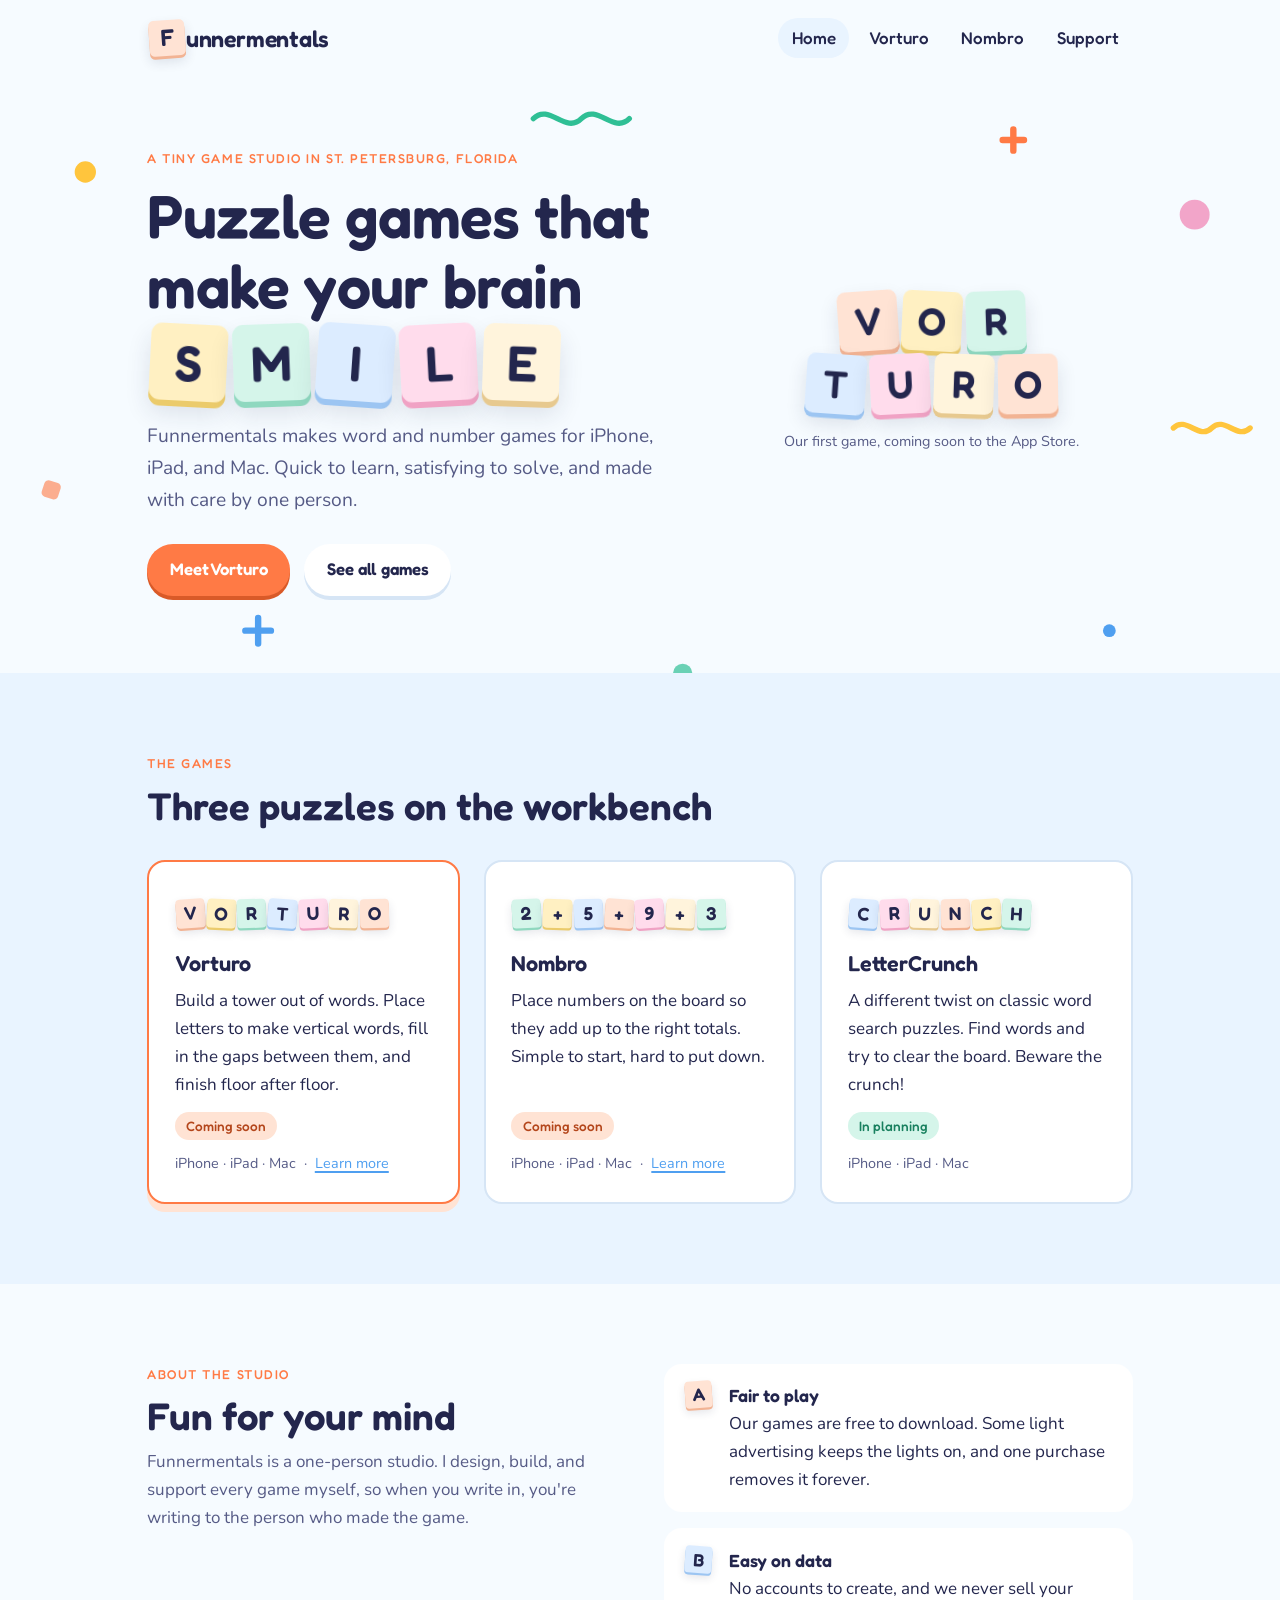
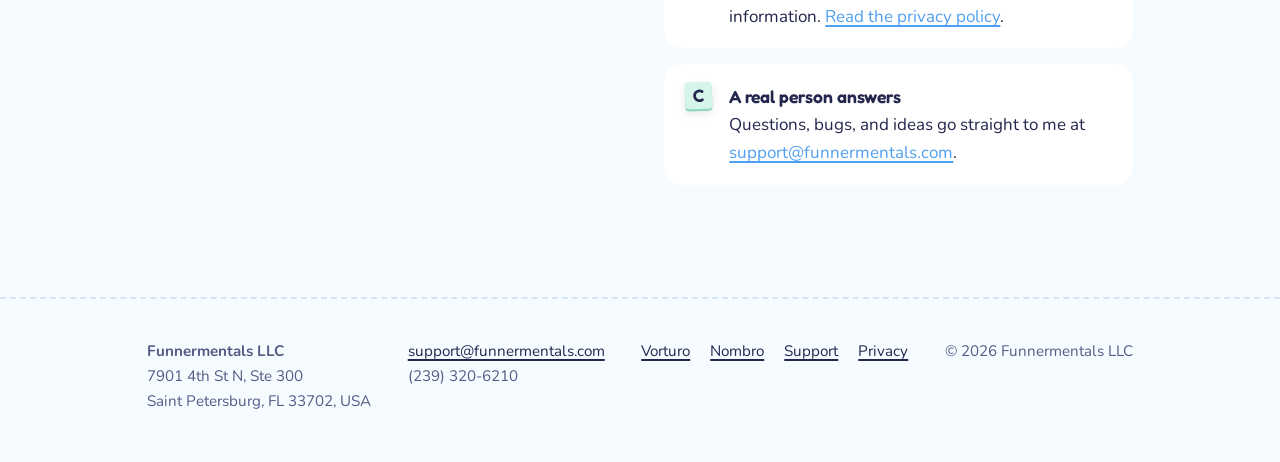
<file: index.html>
<!DOCTYPE html>
<html lang="en">
<head>
<meta charset="utf-8">
<meta name="viewport" content="width=device-width, initial-scale=1, viewport-fit=cover">
<title>Funnermentals</title>
<meta name="description" content="Funnermentals makes friendly word and number puzzle games for iPhone, iPad, and Mac.">
<meta property="og:title" content="Funnermentals">
<meta property="og:description" content="Funnermentals makes friendly word and number puzzle games for iPhone, iPad, and Mac.">
<meta property="og:type" content="website">
<link rel="icon" href="favicon.svg" type="image/svg+xml">
<link rel="preconnect" href="https://fonts.googleapis.com">
<link rel="preconnect" href="https://fonts.gstatic.com" crossorigin>
<link rel="stylesheet" href="https://fonts.googleapis.com/css2?family=Fredoka:wght@500;600&family=Nunito:wght@400;700&display=swap">
<link rel="stylesheet" href="styles.css">
</head>
<body>
<header class="site-header">
  <div class="wrap">
    <a class="logo" href="index.html" aria-label="Funnermentals home"><span class="tile t-orange" style="--r:-4deg;--i:0" aria-hidden="true">F</span><span>unnermentals</span></a>
    <nav class="nav" aria-label="Main"><a href="index.html" aria-current="page">Home</a><a href="vorturo.html">Vorturo</a><a href="nombro.html">Nombro</a><a href="support.html">Support</a></nav>
  </div>
</header>
<main>
<section class="hero">
  <svg class="confetti" viewBox="0 0 1200 600" preserveAspectRatio="xMidYMid slice" aria-hidden="true">
<circle cx="80" cy="90" r="10" fill="#ffc53d"/><circle cx="1120" cy="130" r="14" fill="#ef5f9c" opacity=".55"/>
<circle cx="640" cy="560" r="9" fill="#2fbf95" opacity=".7"/><circle cx="1040" cy="520" r="6" fill="#4f9ff0"/>
<path d="M230 520h24M242 508v24" stroke="#4f9ff0" stroke-width="6" stroke-linecap="round"/>
<path d="M940 60h20M950 50v20" stroke="#ff7a45" stroke-width="6" stroke-linecap="round"/>
<path d="M500 40c15-15 30 15 45 0s30 15 45 0" fill="none" stroke="#2fbf95" stroke-width="5" stroke-linecap="round"/>
<path d="M1100 330c12-12 24 12 36 0s24 12 36 0" fill="none" stroke="#ffc53d" stroke-width="5" stroke-linecap="round"/>
<rect x="40" y="380" width="16" height="16" rx="4" fill="#ff7a45" opacity=".6" transform="rotate(18 48 388)"/>
</svg>
  <div class="wrap">
    <div>
      <p class="eyebrow">A tiny game studio in St. Petersburg, Florida</p>
      <h1 style="margin-top:.75rem">Puzzle games that make your brain <span class="drop" role="img" aria-label="smile"><span class="tile t-sun" style="--r:3deg;--i:1" aria-hidden="true">S</span><span class="tile t-mint" style="--r:-2deg;--i:2" aria-hidden="true">M</span><span class="tile t-sky" style="--r:4deg;--i:3" aria-hidden="true">I</span><span class="tile t-berry" style="--r:-3deg;--i:4" aria-hidden="true">L</span><span class="tile " style="--r:2deg;--i:5" aria-hidden="true">E</span></span></h1>
      <p class="lede">Funnermentals makes word and number games for iPhone, iPad, and Mac. Quick to learn, satisfying to solve, and made with care by one person.</p>
      <div class="actions">
        <a class="btn" href="vorturo.html">Meet Vorturo</a>
        <a class="btn ghost" href="#games">See all games</a>
      </div>
    </div>
    <div>
      <div class="tower drop" role="img" aria-label="A stack of letter tiles spelling Vorturo">
        <div class="row"><span class="tile t-orange" style="--r:-4deg;--i:0" aria-hidden="true">V</span><span class="tile t-sun" style="--r:3deg;--i:1" aria-hidden="true">O</span><span class="tile t-mint" style="--r:-2deg;--i:2" aria-hidden="true">R</span></div>
        <div class="row"><span class="tile t-sky" style="--r:4deg;--i:3" aria-hidden="true">T</span><span class="tile t-berry" style="--r:-3deg;--i:4" aria-hidden="true">U</span><span class="tile " style="--r:2deg;--i:5" aria-hidden="true">R</span><span class="tile t-orange" style="--r:-1deg;--i:6" aria-hidden="true">O</span></div>
      </div>
      <p class="tower-caption">Our first game, coming soon to the App Store.</p>
    </div>
  </div>
</section>

<section class="band alt" id="games">
  <div class="wrap">
    <div class="section-head">
      <p class="eyebrow">The games</p>
      <h2>Three puzzles on the workbench</h2>
    </div>
    <div class="games">
      <article class="game featured">
        <div class="art"><span class="tile t-orange" style="--r:-4deg;--i:0" aria-hidden="true">V</span><span class="tile t-sun" style="--r:3deg;--i:1" aria-hidden="true">O</span><span class="tile t-mint" style="--r:-2deg;--i:2" aria-hidden="true">R</span><span class="tile t-sky" style="--r:4deg;--i:3" aria-hidden="true">T</span><span class="tile t-berry" style="--r:-3deg;--i:4" aria-hidden="true">U</span><span class="tile " style="--r:2deg;--i:5" aria-hidden="true">R</span><span class="tile t-orange" style="--r:-1deg;--i:6" aria-hidden="true">O</span></div>
        <h3>Vorturo</h3>
        <p>Build a tower out of words. Place letters to make vertical words, fill in the gaps between them, and finish floor after floor.</p>
        <p class="status soon">Coming soon</p>
        <p class="platforms">iPhone · iPad · Mac &nbsp;·&nbsp; <a href="vorturo.html">Learn more</a></p>
      </article>
      <article class="game">
        <div class="art"><span class="tile t-mint" style="--r:-3deg" aria-hidden="true">2</span><span class="tile t-sun" style="--r:2deg" aria-hidden="true">+</span><span class="tile t-sky" style="--r:-2deg" aria-hidden="true">5</span><span class="tile t-orange" style="--r:4deg" aria-hidden="true">+</span><span class="tile t-berry" style="--r:-4deg" aria-hidden="true">9</span><span class="tile " style="--r:3deg" aria-hidden="true">+</span><span class="tile t-mint" style="--r:-1deg" aria-hidden="true">3</span></div>
        <h3>Nombro</h3>
        <p>Place numbers on the board so they add up to the right totals. Simple to start, hard to put down.</p>
        <p class="status soon">Coming soon</p>
        <p class="platforms">iPhone · iPad · Mac &nbsp;·&nbsp; <a href="nombro.html">Learn more</a></p>
      </article>
      <article class="game">
        <div class="art"><span class="tile t-sky" style="--r:4deg;--i:3" aria-hidden="true">C</span><span class="tile t-berry" style="--r:-3deg;--i:4" aria-hidden="true">R</span><span class="tile " style="--r:2deg;--i:5" aria-hidden="true">U</span><span class="tile t-orange" style="--r:-1deg;--i:6" aria-hidden="true">N</span><span class="tile t-sun" style="--r:-4deg;--i:7" aria-hidden="true">C</span><span class="tile t-mint" style="--r:3deg;--i:8" aria-hidden="true">H</span></div>
        <h3>LetterCrunch</h3>
        <p>A different twist on classic word search puzzles. Find words and try to clear the board. Beware the crunch!</p>
        <p class="status plan">In planning</p>
        <p class="platforms">iPhone · iPad · Mac</p>
      </article>
    </div>
  </div>
</section>

<section class="band" id="about">
  <div class="wrap split">
    <div class="section-head" style="margin:0">
      <p class="eyebrow">About the studio</p>
      <h2>Fun for your mind</h2>
      <p class="muted">Funnermentals is a one-person studio. I design, build, and support every game myself, so when you write in, you're writing to the person who made the game.</p>
    </div>
    <ul class="promises">
      <li><span class="tile t-orange" style="--r:-4deg;--i:0" aria-hidden="true">A</span><div><strong>Fair to play</strong>Our games are free to download. Some light advertising keeps the lights on, and one purchase removes it forever.</div></li>
      <li><span class="tile t-sky" style="--r:4deg;--i:3" aria-hidden="true">B</span><div><strong>Easy on data</strong>No accounts to create, and we never sell your information. <a href="privacy.html">Read the privacy policy</a>.</div></li>
      <li><span class="tile t-mint" style="--r:-2deg;--i:2" aria-hidden="true">C</span><div><strong>A real person answers</strong>Questions, bugs, and ideas go straight to me at <a href="mailto:support@funnermentals.com">support@funnermentals.com</a>.</div></li>
    </ul>
  </div>
</section>
</main>
<footer class="site-footer">
  <div class="wrap">
    <div>
      <p><strong>Funnermentals LLC</strong></p>
      <address>7901 4th St N, Ste 300<br>Saint Petersburg, FL 33702, USA</address>
    </div>
    <div>
      <p><a href="mailto:support@funnermentals.com">support@funnermentals.com</a></p>
      <p>(239) 320-6210</p>
    </div>
    <nav aria-label="Footer">
      <a href="vorturo.html">Vorturo</a>
      <a href="nombro.html">Nombro</a>
      <a href="support.html">Support</a>
      <a href="privacy.html">Privacy</a>
    </nav>
    <p>&copy; 2026 Funnermentals LLC</p>
  </div>
</footer>
</body>
</html>
</file>
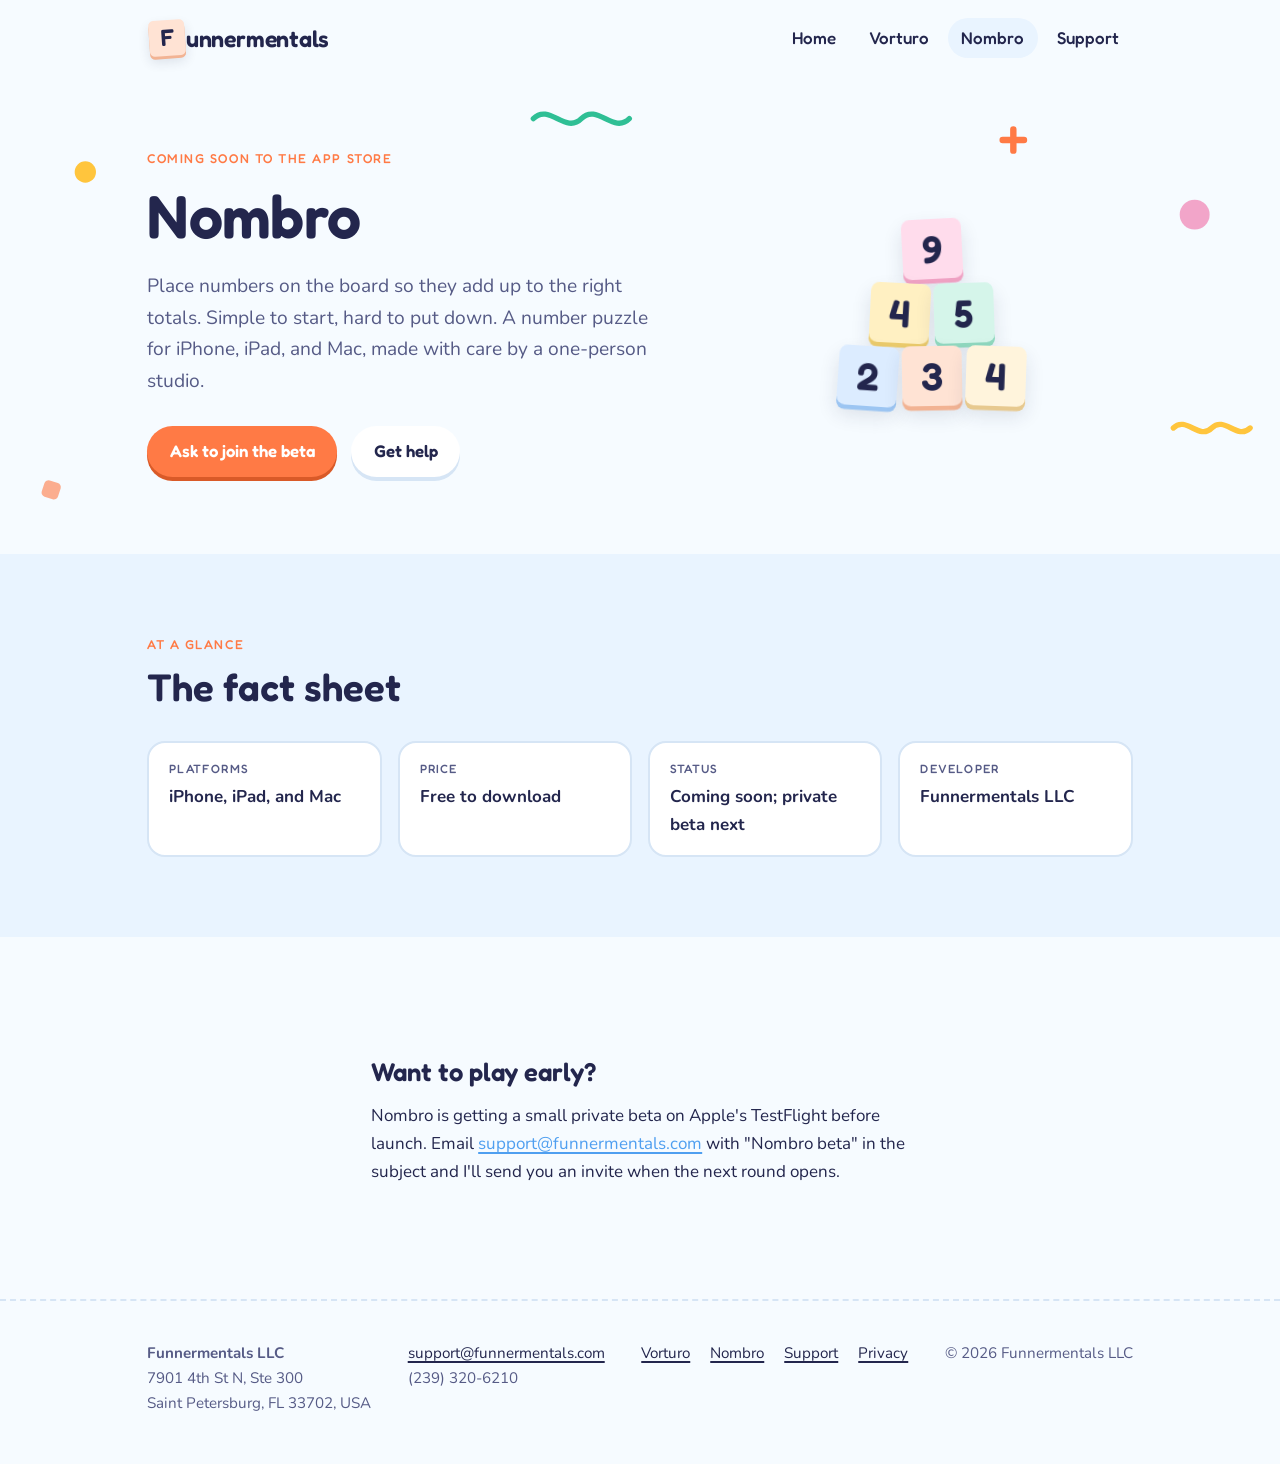
<file: nombro.html>
<!DOCTYPE html>
<html lang="en">
<head>
<meta charset="utf-8">
<meta name="viewport" content="width=device-width, initial-scale=1, viewport-fit=cover">
<title>Nombro by Funnermentals</title>
<meta name="description" content="Nombro is a number puzzle game for iPhone, iPad, and Mac from Funnermentals: drop tiles and clear lines that add up to the targets.">
<meta property="og:title" content="Nombro by Funnermentals">
<meta property="og:description" content="Nombro is a number puzzle game for iPhone, iPad, and Mac from Funnermentals: drop tiles and clear lines that add up to the targets.">
<meta property="og:type" content="website">
<link rel="icon" href="favicon.svg" type="image/svg+xml">
<link rel="preconnect" href="https://fonts.googleapis.com">
<link rel="preconnect" href="https://fonts.gstatic.com" crossorigin>
<link rel="stylesheet" href="https://fonts.googleapis.com/css2?family=Fredoka:wght@500;600&family=Nunito:wght@400;700&display=swap">
<link rel="stylesheet" href="styles.css">
</head>
<body>
<header class="site-header">
  <div class="wrap">
    <a class="logo" href="index.html" aria-label="Funnermentals home"><span class="tile t-orange" style="--r:-4deg;--i:0" aria-hidden="true">F</span><span>unnermentals</span></a>
    <nav class="nav" aria-label="Main"><a href="index.html">Home</a><a href="vorturo.html">Vorturo</a><a href="nombro.html" aria-current="page">Nombro</a><a href="support.html">Support</a></nav>
  </div>
</header>
<main>
<section class="hero">
  <svg class="confetti" viewBox="0 0 1200 600" preserveAspectRatio="xMidYMid slice" aria-hidden="true">
<circle cx="80" cy="90" r="10" fill="#ffc53d"/><circle cx="1120" cy="130" r="14" fill="#ef5f9c" opacity=".55"/>
<circle cx="640" cy="560" r="9" fill="#2fbf95" opacity=".7"/><circle cx="1040" cy="520" r="6" fill="#4f9ff0"/>
<path d="M230 520h24M242 508v24" stroke="#4f9ff0" stroke-width="6" stroke-linecap="round"/>
<path d="M940 60h20M950 50v20" stroke="#ff7a45" stroke-width="6" stroke-linecap="round"/>
<path d="M500 40c15-15 30 15 45 0s30 15 45 0" fill="none" stroke="#2fbf95" stroke-width="5" stroke-linecap="round"/>
<path d="M1100 330c12-12 24 12 36 0s24 12 36 0" fill="none" stroke="#ffc53d" stroke-width="5" stroke-linecap="round"/>
<rect x="40" y="380" width="16" height="16" rx="4" fill="#ff7a45" opacity=".6" transform="rotate(18 48 388)"/>
</svg>
  <div class="wrap">
    <div>
      <p class="eyebrow">Coming soon to the App Store</p>
      <h1 style="margin-top:.75rem">Nombro</h1>
      <p class="lede">Place numbers on the board so they add up to the right totals. Simple to start, hard to put down. A number puzzle for iPhone, iPad, and Mac, made with care by a one-person studio.</p>
      <div class="actions">
        <a class="btn" href="mailto:support@funnermentals.com?subject=Nombro%20beta">Ask to join the beta</a>
        <a class="btn ghost" href="support.html">Get help</a>
      </div>
    </div>
    <div class="tower drop" role="img" aria-label="Rows of number tiles that each add up to nine">
      <div class="row"><span class="tile t-berry" style="--r:-3deg;--i:4" aria-hidden="true">9</span></div>
      <div class="row"><span class="tile t-sun" style="--r:3deg;--i:1" aria-hidden="true">4</span><span class="tile t-mint" style="--r:-2deg;--i:2" aria-hidden="true">5</span></div>
      <div class="row"><span class="tile t-sky" style="--r:4deg;--i:3" aria-hidden="true">2</span><span class="tile t-orange" style="--r:-1deg;--i:5" aria-hidden="true">3</span><span class="tile " style="--r:2deg;--i:6" aria-hidden="true">4</span></div>
    </div>
  </div>
</section>
<section class="band alt">
  <div class="wrap">
    <div class="section-head"><p class="eyebrow">At a glance</p><h2>The fact sheet</h2></div>
    <dl class="facts">
      <div><dt>Platforms</dt><dd>iPhone, iPad, and Mac</dd></div>
      <div><dt>Price</dt><dd>Free to download</dd></div>
      <div><dt>Status</dt><dd>Coming soon; private beta next</dd></div>
      <div><dt>Developer</dt><dd>Funnermentals LLC</dd></div>
    </dl>
  </div>
</section>
<section class="band">
  <div class="wrap prose">
    <h2>Want to play early?</h2>
    <p>Nombro is getting a small private beta on Apple's TestFlight before launch. Email <a href="mailto:support@funnermentals.com?subject=Nombro%20beta">support@funnermentals.com</a> with "Nombro beta" in the subject and I'll send you an invite when the next round opens.</p>
  </div>
</section>
</main>
<footer class="site-footer">
  <div class="wrap">
    <div>
      <p><strong>Funnermentals LLC</strong></p>
      <address>7901 4th St N, Ste 300<br>Saint Petersburg, FL 33702, USA</address>
    </div>
    <div>
      <p><a href="mailto:support@funnermentals.com">support@funnermentals.com</a></p>
      <p>(239) 320-6210</p>
    </div>
    <nav aria-label="Footer">
      <a href="vorturo.html">Vorturo</a>
      <a href="nombro.html">Nombro</a>
      <a href="support.html">Support</a>
      <a href="privacy.html">Privacy</a>
    </nav>
    <p>&copy; 2026 Funnermentals LLC</p>
  </div>
</footer>
</body>
</html>
</file>
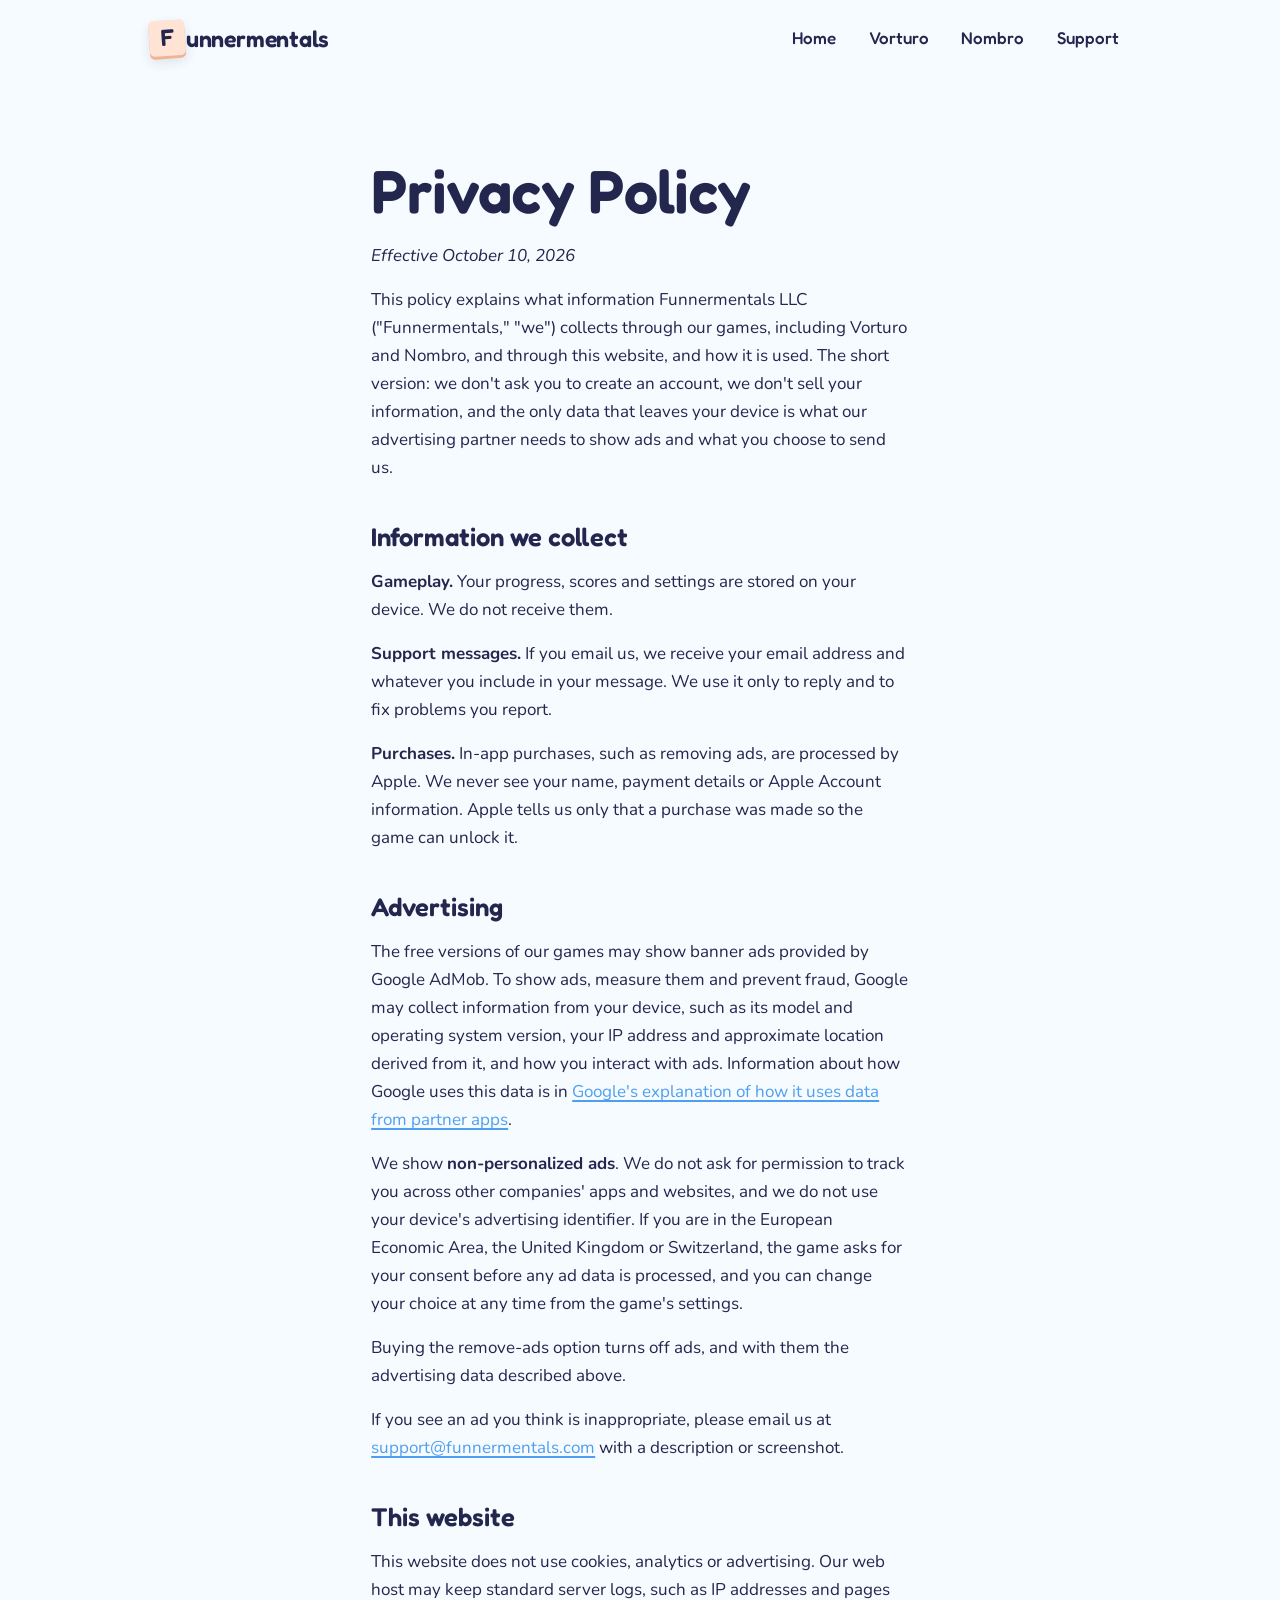
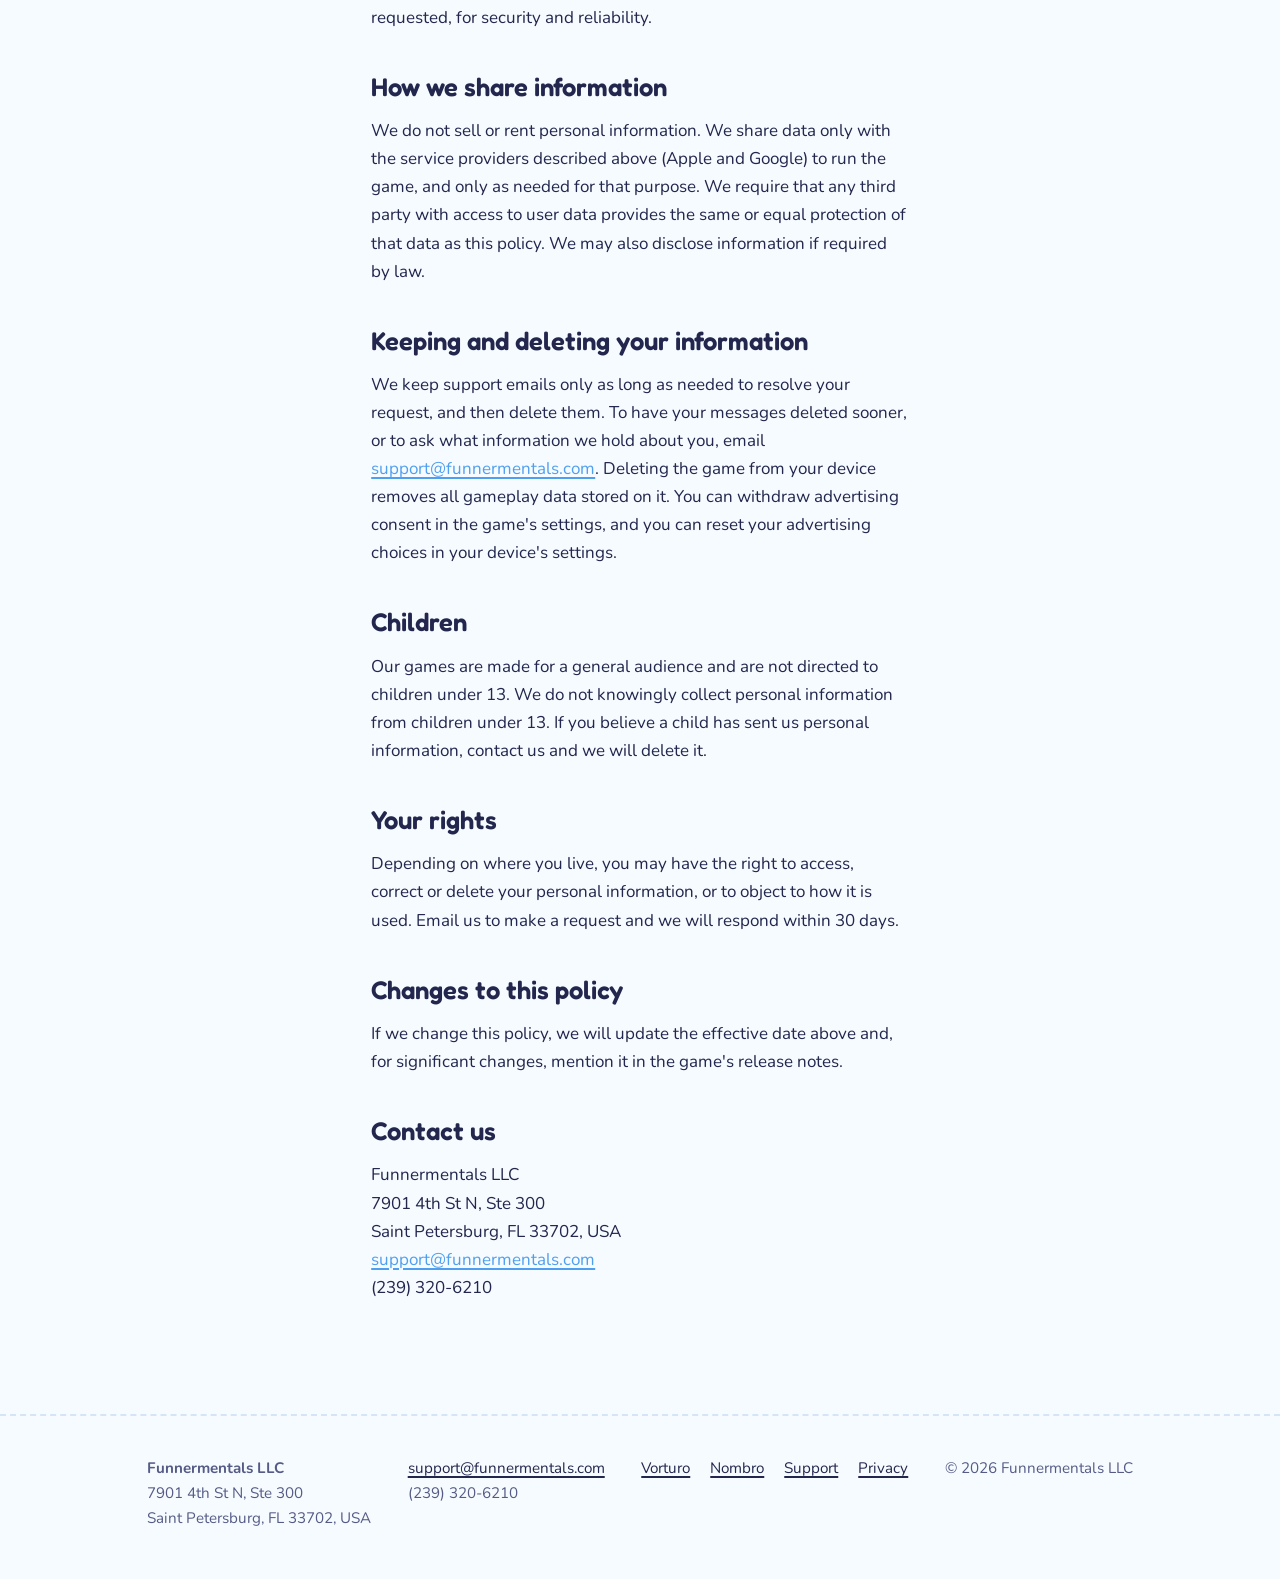
<file: privacy.html>
<!DOCTYPE html>
<html lang="en">
<head>
<meta charset="utf-8">
<meta name="viewport" content="width=device-width, initial-scale=1, viewport-fit=cover">
<title>Privacy Policy · Funnermentals</title>
<meta name="description" content="Privacy policy for Funnermentals games, including Vorturo and Nombro, and funnermentals.com.">
<meta property="og:title" content="Privacy Policy · Funnermentals">
<meta property="og:description" content="Privacy policy for Funnermentals games, including Vorturo and Nombro, and funnermentals.com.">
<meta property="og:type" content="website">
<link rel="icon" href="favicon.svg" type="image/svg+xml">
<link rel="preconnect" href="https://fonts.googleapis.com">
<link rel="preconnect" href="https://fonts.gstatic.com" crossorigin>
<link rel="stylesheet" href="https://fonts.googleapis.com/css2?family=Fredoka:wght@500;600&family=Nunito:wght@400;700&display=swap">
<link rel="stylesheet" href="styles.css">
</head>
<body>
<header class="site-header">
  <div class="wrap">
    <a class="logo" href="index.html" aria-label="Funnermentals home"><span class="tile t-orange" style="--r:-4deg;--i:0" aria-hidden="true">F</span><span>unnermentals</span></a>
    <nav class="nav" aria-label="Main"><a href="index.html">Home</a><a href="vorturo.html">Vorturo</a><a href="nombro.html">Nombro</a><a href="support.html">Support</a></nav>
  </div>
</header>
<main>
<section class="band"><div class="wrap prose">
							<h1>Privacy Policy</h1>
							<p><em>Effective October 10, 2026</em></p>
							<p>This policy explains what information Funnermentals LLC ("Funnermentals," "we") collects through our games, including Vorturo and Nombro, and through this website, and how it is used. The short version: we don't ask you to create an account, we don't sell your information, and the only data that leaves your device is what our advertising partner needs to show ads and what you choose to send us.</p>

							<h2>Information we collect</h2>
							<p><strong>Gameplay.</strong> Your progress, scores and settings are stored on your device. We do not receive them.</p>
							<p><strong>Support messages.</strong> If you email us, we receive your email address and whatever you include in your message. We use it only to reply and to fix problems you report.</p>
							<p><strong>Purchases.</strong> In-app purchases, such as removing ads, are processed by Apple. We never see your name, payment details or Apple Account information. Apple tells us only that a purchase was made so the game can unlock it.</p>

							<h2>Advertising</h2>
							<p>The free versions of our games may show banner ads provided by Google AdMob. To show ads, measure them and prevent fraud, Google may collect information from your device, such as its model and operating system version, your IP address and approximate location derived from it, and how you interact with ads. Information about how Google uses this data is in <a href="https://policies.google.com/technologies/partner-sites">Google's explanation of how it uses data from partner apps</a>.</p>
							<p>We show <strong>non-personalized ads</strong>. We do not ask for permission to track you across other companies' apps and websites, and we do not use your device's advertising identifier. If you are in the European Economic Area, the United Kingdom or Switzerland, the game asks for your consent before any ad data is processed, and you can change your choice at any time from the game's settings.</p>
							<p>Buying the remove-ads option turns off ads, and with them the advertising data described above.</p>
							<p>If you see an ad you think is inappropriate, please email us at <a href="mailto:support@funnermentals.com">support@funnermentals.com</a> with a description or screenshot.</p>

							<h2>This website</h2>
							<p>This website does not use cookies, analytics or advertising. Our web host may keep standard server logs, such as IP addresses and pages requested, for security and reliability.</p>

							<h2>How we share information</h2>
							<p>We do not sell or rent personal information. We share data only with the service providers described above (Apple and Google) to run the game, and only as needed for that purpose. We require that any third party with access to user data provides the same or equal protection of that data as this policy. We may also disclose information if required by law.</p>

							<h2>Keeping and deleting your information</h2>
							<p>We keep support emails only as long as needed to resolve your request, and then delete them. To have your messages deleted sooner, or to ask what information we hold about you, email <a href="mailto:support@funnermentals.com">support@funnermentals.com</a>. Deleting the game from your device removes all gameplay data stored on it. You can withdraw advertising consent in the game's settings, and you can reset your advertising choices in your device's settings.</p>

							<h2>Children</h2>
							<p>Our games are made for a general audience and are not directed to children under 13. We do not knowingly collect personal information from children under 13. If you believe a child has sent us personal information, contact us and we will delete it.</p>

							<h2>Your rights</h2>
							<p>Depending on where you live, you may have the right to access, correct or delete your personal information, or to object to how it is used. Email us to make a request and we will respond within 30 days.</p>

							<h2>Changes to this policy</h2>
							<p>If we change this policy, we will update the effective date above and, for significant changes, mention it in the game's release notes.</p>

							<h2>Contact us</h2>
							<p>Funnermentals LLC<br />
							7901 4th St N, Ste 300<br />
							Saint Petersburg, FL 33702, USA<br />
							<a href="mailto:support@funnermentals.com">support@funnermentals.com</a><br />
							(239) 320-6210</p>
						</div></section>
</main>
<footer class="site-footer">
  <div class="wrap">
    <div>
      <p><strong>Funnermentals LLC</strong></p>
      <address>7901 4th St N, Ste 300<br>Saint Petersburg, FL 33702, USA</address>
    </div>
    <div>
      <p><a href="mailto:support@funnermentals.com">support@funnermentals.com</a></p>
      <p>(239) 320-6210</p>
    </div>
    <nav aria-label="Footer">
      <a href="vorturo.html">Vorturo</a>
      <a href="nombro.html">Nombro</a>
      <a href="support.html">Support</a>
      <a href="privacy.html">Privacy</a>
    </nav>
    <p>&copy; 2026 Funnermentals LLC</p>
  </div>
</footer>
</body>
</html>
</file>
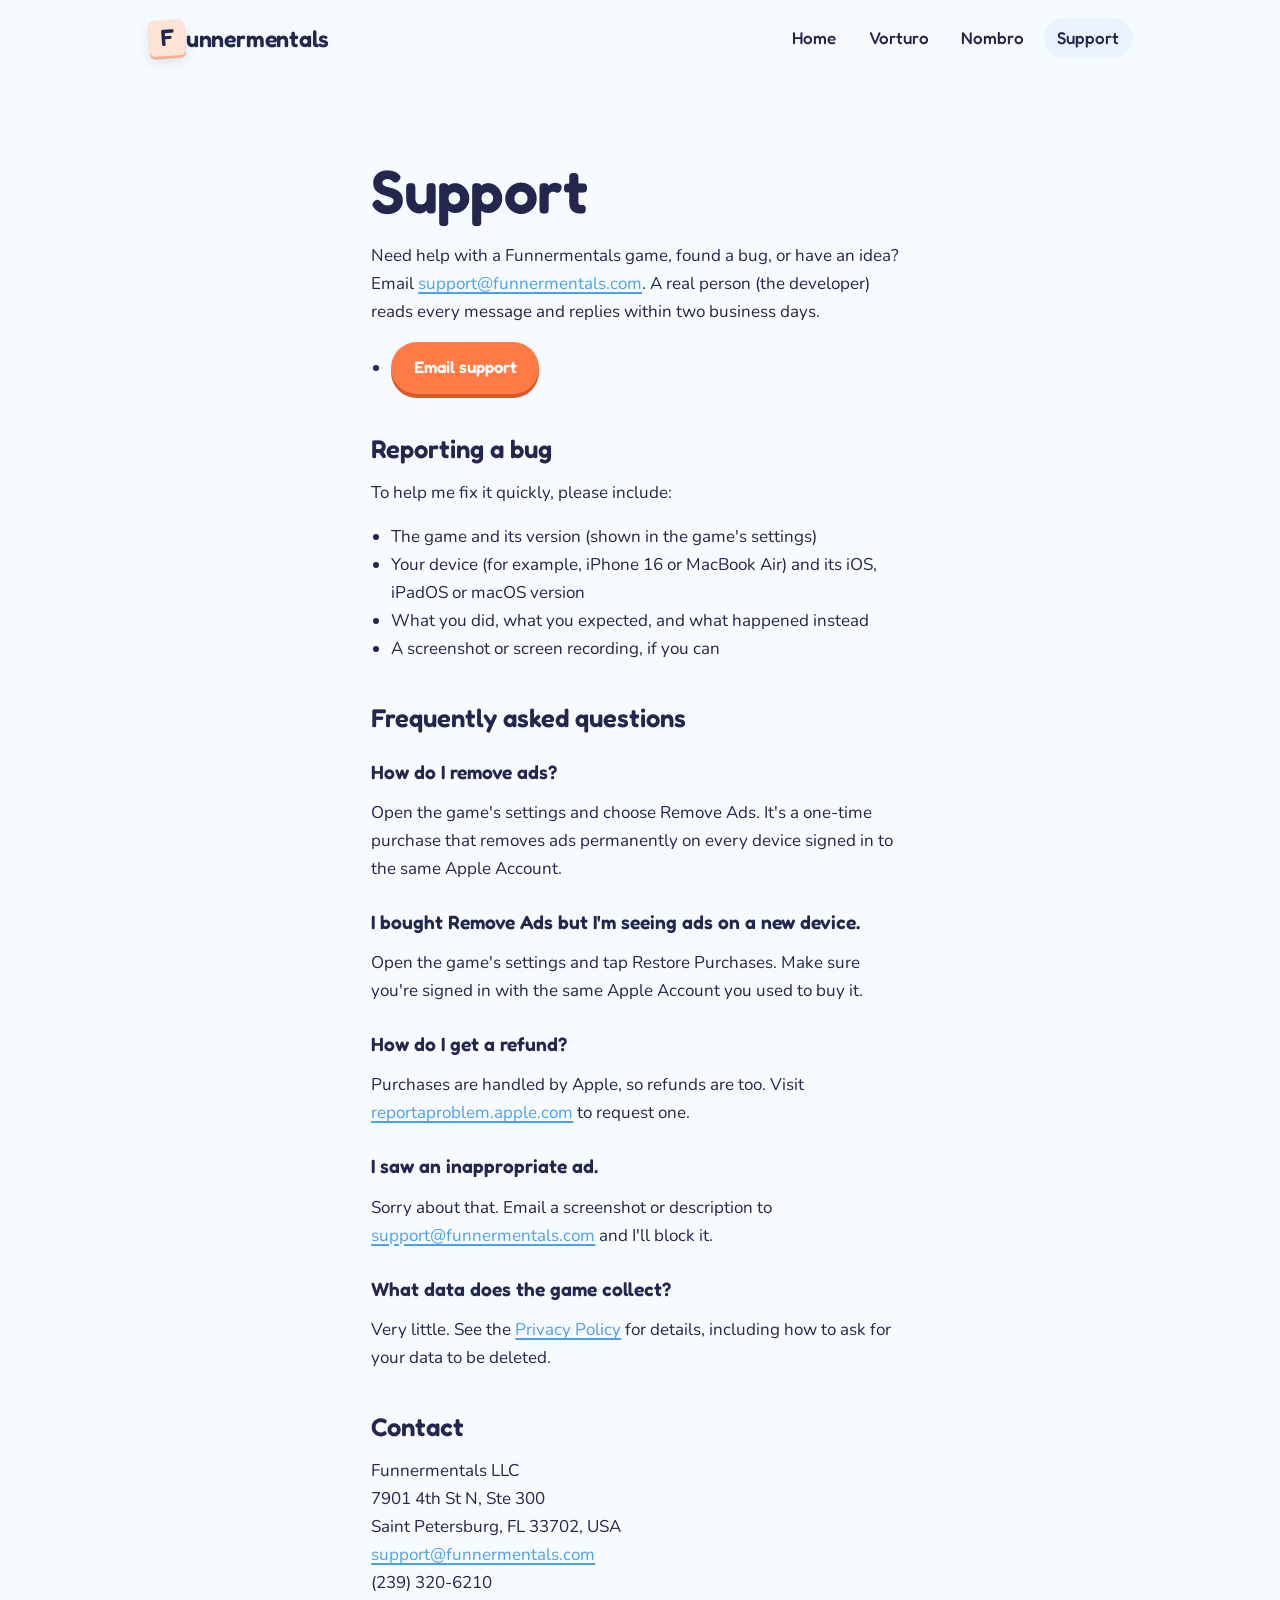
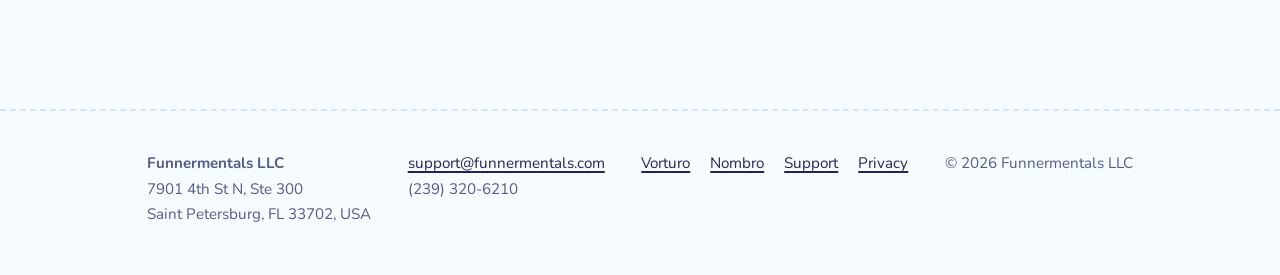
<file: support.html>
<!DOCTYPE html>
<html lang="en">
<head>
<meta charset="utf-8">
<meta name="viewport" content="width=device-width, initial-scale=1, viewport-fit=cover">
<title>Support · Funnermentals</title>
<meta name="description" content="Get help with Vorturo, Nombro, and other Funnermentals games.">
<meta property="og:title" content="Support · Funnermentals">
<meta property="og:description" content="Get help with Vorturo, Nombro, and other Funnermentals games.">
<meta property="og:type" content="website">
<link rel="icon" href="favicon.svg" type="image/svg+xml">
<link rel="preconnect" href="https://fonts.googleapis.com">
<link rel="preconnect" href="https://fonts.gstatic.com" crossorigin>
<link rel="stylesheet" href="https://fonts.googleapis.com/css2?family=Fredoka:wght@500;600&family=Nunito:wght@400;700&display=swap">
<link rel="stylesheet" href="styles.css">
</head>
<body>
<header class="site-header">
  <div class="wrap">
    <a class="logo" href="index.html" aria-label="Funnermentals home"><span class="tile t-orange" style="--r:-4deg;--i:0" aria-hidden="true">F</span><span>unnermentals</span></a>
    <nav class="nav" aria-label="Main"><a href="index.html">Home</a><a href="vorturo.html">Vorturo</a><a href="nombro.html">Nombro</a><a href="support.html" aria-current="page">Support</a></nav>
  </div>
</header>
<main>
<section class="band"><div class="wrap prose">
							<h1>Support</h1>
							<p>Need help with a Funnermentals game, found a bug, or have an idea? Email <a href="mailto:support@funnermentals.com">support@funnermentals.com</a>. A real person (the developer) reads every message and replies within two business days.</p>
							<ul class="actions">
								<li><a href="mailto:support@funnermentals.com?subject=Funnermentals%20support" class="btn">Email support</a></li>
							</ul>

							<h2>Reporting a bug</h2>
							<p>To help me fix it quickly, please include:</p>
							<ul>
								<li>The game and its version (shown in the game's settings)</li>
								<li>Your device (for example, iPhone 16 or MacBook Air) and its iOS, iPadOS or macOS version</li>
								<li>What you did, what you expected, and what happened instead</li>
								<li>A screenshot or screen recording, if you can</li>
							</ul>

							<h2>Frequently asked questions</h2>
							<h3>How do I remove ads?</h3>
							<p>Open the game's settings and choose Remove Ads. It's a one-time purchase that removes ads permanently on every device signed in to the same Apple Account.</p>
							<h3>I bought Remove Ads but I'm seeing ads on a new device.</h3>
							<p>Open the game's settings and tap Restore Purchases. Make sure you're signed in with the same Apple Account you used to buy it.</p>
							<h3>How do I get a refund?</h3>
							<p>Purchases are handled by Apple, so refunds are too. Visit <a href="https://reportaproblem.apple.com">reportaproblem.apple.com</a> to request one.</p>
							<h3>I saw an inappropriate ad.</h3>
							<p>Sorry about that. Email a screenshot or description to <a href="mailto:support@funnermentals.com">support@funnermentals.com</a> and I'll block it.</p>
							<h3>What data does the game collect?</h3>
							<p>Very little. See the <a href="privacy.html">Privacy Policy</a> for details, including how to ask for your data to be deleted.</p>

							<h2>Contact</h2>
							<p>Funnermentals LLC<br />
							7901 4th St N, Ste 300<br />
							Saint Petersburg, FL 33702, USA<br />
							<a href="mailto:support@funnermentals.com">support@funnermentals.com</a><br />
							(239) 320-6210</p>
						</div></section>
</main>
<footer class="site-footer">
  <div class="wrap">
    <div>
      <p><strong>Funnermentals LLC</strong></p>
      <address>7901 4th St N, Ste 300<br>Saint Petersburg, FL 33702, USA</address>
    </div>
    <div>
      <p><a href="mailto:support@funnermentals.com">support@funnermentals.com</a></p>
      <p>(239) 320-6210</p>
    </div>
    <nav aria-label="Footer">
      <a href="vorturo.html">Vorturo</a>
      <a href="nombro.html">Nombro</a>
      <a href="support.html">Support</a>
      <a href="privacy.html">Privacy</a>
    </nav>
    <p>&copy; 2026 Funnermentals LLC</p>
  </div>
</footer>
</body>
</html>
</file>
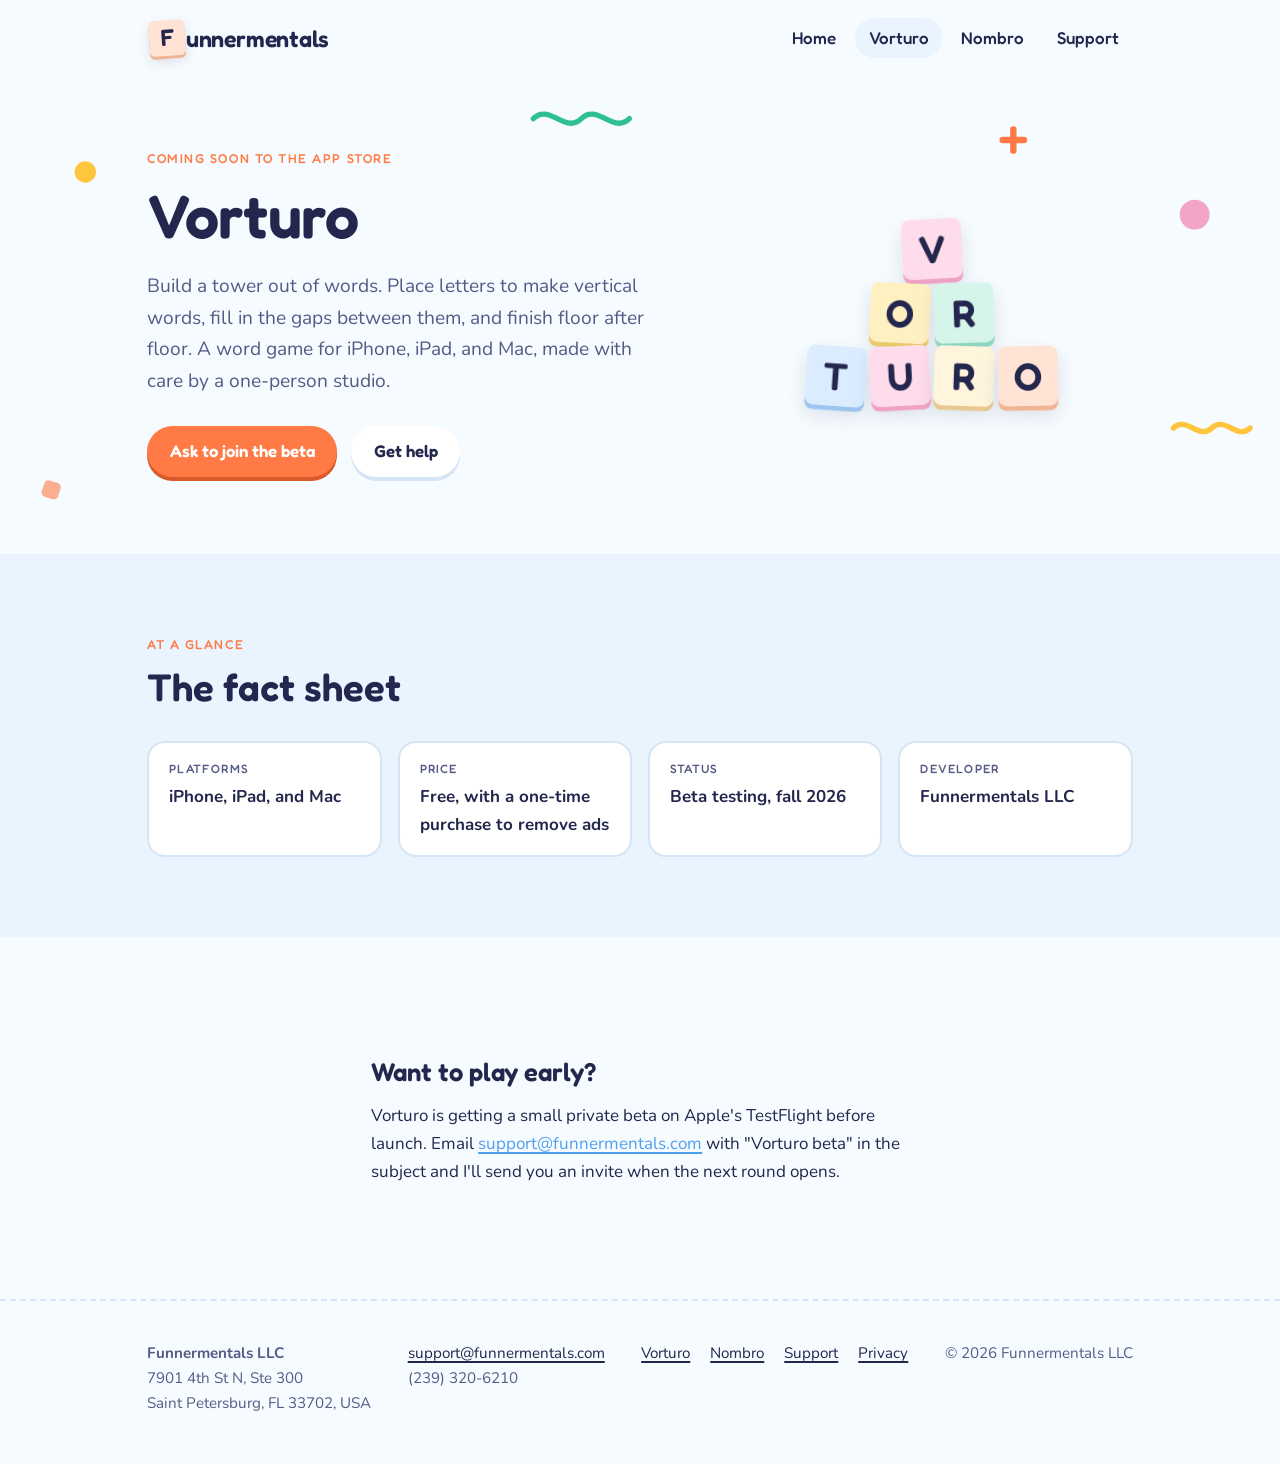
<file: vorturo.html>
<!DOCTYPE html>
<html lang="en">
<head>
<meta charset="utf-8">
<meta name="viewport" content="width=device-width, initial-scale=1, viewport-fit=cover">
<title>Vorturo by Funnermentals</title>
<meta name="description" content="Vorturo is a word puzzle game for iPhone, iPad, and Mac from Funnermentals: build a tower out of words.">
<meta property="og:title" content="Vorturo by Funnermentals">
<meta property="og:description" content="Vorturo is a word puzzle game for iPhone, iPad, and Mac from Funnermentals: build a tower out of words.">
<meta property="og:type" content="website">
<link rel="icon" href="favicon.svg" type="image/svg+xml">
<link rel="preconnect" href="https://fonts.googleapis.com">
<link rel="preconnect" href="https://fonts.gstatic.com" crossorigin>
<link rel="stylesheet" href="https://fonts.googleapis.com/css2?family=Fredoka:wght@500;600&family=Nunito:wght@400;700&display=swap">
<link rel="stylesheet" href="styles.css">
</head>
<body>
<header class="site-header">
  <div class="wrap">
    <a class="logo" href="index.html" aria-label="Funnermentals home"><span class="tile t-orange" style="--r:-4deg;--i:0" aria-hidden="true">F</span><span>unnermentals</span></a>
    <nav class="nav" aria-label="Main"><a href="index.html">Home</a><a href="vorturo.html" aria-current="page">Vorturo</a><a href="nombro.html">Nombro</a><a href="support.html">Support</a></nav>
  </div>
</header>
<main>
<section class="hero">
  <svg class="confetti" viewBox="0 0 1200 600" preserveAspectRatio="xMidYMid slice" aria-hidden="true">
<circle cx="80" cy="90" r="10" fill="#ffc53d"/><circle cx="1120" cy="130" r="14" fill="#ef5f9c" opacity=".55"/>
<circle cx="640" cy="560" r="9" fill="#2fbf95" opacity=".7"/><circle cx="1040" cy="520" r="6" fill="#4f9ff0"/>
<path d="M230 520h24M242 508v24" stroke="#4f9ff0" stroke-width="6" stroke-linecap="round"/>
<path d="M940 60h20M950 50v20" stroke="#ff7a45" stroke-width="6" stroke-linecap="round"/>
<path d="M500 40c15-15 30 15 45 0s30 15 45 0" fill="none" stroke="#2fbf95" stroke-width="5" stroke-linecap="round"/>
<path d="M1100 330c12-12 24 12 36 0s24 12 36 0" fill="none" stroke="#ffc53d" stroke-width="5" stroke-linecap="round"/>
<rect x="40" y="380" width="16" height="16" rx="4" fill="#ff7a45" opacity=".6" transform="rotate(18 48 388)"/>
</svg>
  <div class="wrap">
    <div>
      <p class="eyebrow">Coming soon to the App Store</p>
      <h1 style="margin-top:.75rem">Vorturo</h1>
      <p class="lede">Build a tower out of words. Place letters to make vertical words, fill in the gaps between them, and finish floor after floor. A word game for iPhone, iPad, and Mac, made with care by a one-person studio.</p>
      <div class="actions">
        <a class="btn" href="mailto:support@funnermentals.com?subject=Vorturo%20beta">Ask to join the beta</a>
        <a class="btn ghost" href="support.html">Get help</a>
      </div>
    </div>
    <div class="tower drop" role="img" aria-label="A stack of letter tiles spelling Vorturo">
      <div class="row"><span class="tile t-berry" style="--r:-3deg;--i:4" aria-hidden="true">V</span></div>
      <div class="row"><span class="tile t-sun" style="--r:3deg;--i:1" aria-hidden="true">O</span><span class="tile t-mint" style="--r:-2deg;--i:2" aria-hidden="true">R</span></div>
      <div class="row"><span class="tile t-sky" style="--r:4deg;--i:3" aria-hidden="true">T</span><span class="tile t-berry" style="--r:-3deg;--i:4" aria-hidden="true">U</span><span class="tile " style="--r:2deg;--i:5" aria-hidden="true">R</span><span class="tile t-orange" style="--r:-1deg;--i:6" aria-hidden="true">O</span></div>
    </div>
  </div>
</section>
<section class="band alt">
  <div class="wrap">
    <div class="section-head"><p class="eyebrow">At a glance</p><h2>The fact sheet</h2></div>
    <dl class="facts">
      <div><dt>Platforms</dt><dd>iPhone, iPad, and Mac</dd></div>
      <div><dt>Price</dt><dd>Free, with a one-time purchase to remove ads</dd></div>
      <div><dt>Status</dt><dd>Beta testing, fall 2026</dd></div>
      <div><dt>Developer</dt><dd>Funnermentals LLC</dd></div>
    </dl>
  </div>
</section>
<section class="band">
  <div class="wrap prose">
    <h2>Want to play early?</h2>
    <p>Vorturo is getting a small private beta on Apple's TestFlight before launch. Email <a href="mailto:support@funnermentals.com?subject=Vorturo%20beta">support@funnermentals.com</a> with "Vorturo beta" in the subject and I'll send you an invite when the next round opens.</p>
  </div>
</section>
</main>
<footer class="site-footer">
  <div class="wrap">
    <div>
      <p><strong>Funnermentals LLC</strong></p>
      <address>7901 4th St N, Ste 300<br>Saint Petersburg, FL 33702, USA</address>
    </div>
    <div>
      <p><a href="mailto:support@funnermentals.com">support@funnermentals.com</a></p>
      <p>(239) 320-6210</p>
    </div>
    <nav aria-label="Footer">
      <a href="vorturo.html">Vorturo</a>
      <a href="nombro.html">Nombro</a>
      <a href="support.html">Support</a>
      <a href="privacy.html">Privacy</a>
    </nav>
    <p>&copy; 2026 Funnermentals LLC</p>
  </div>
</footer>
</body>
</html>
</file>
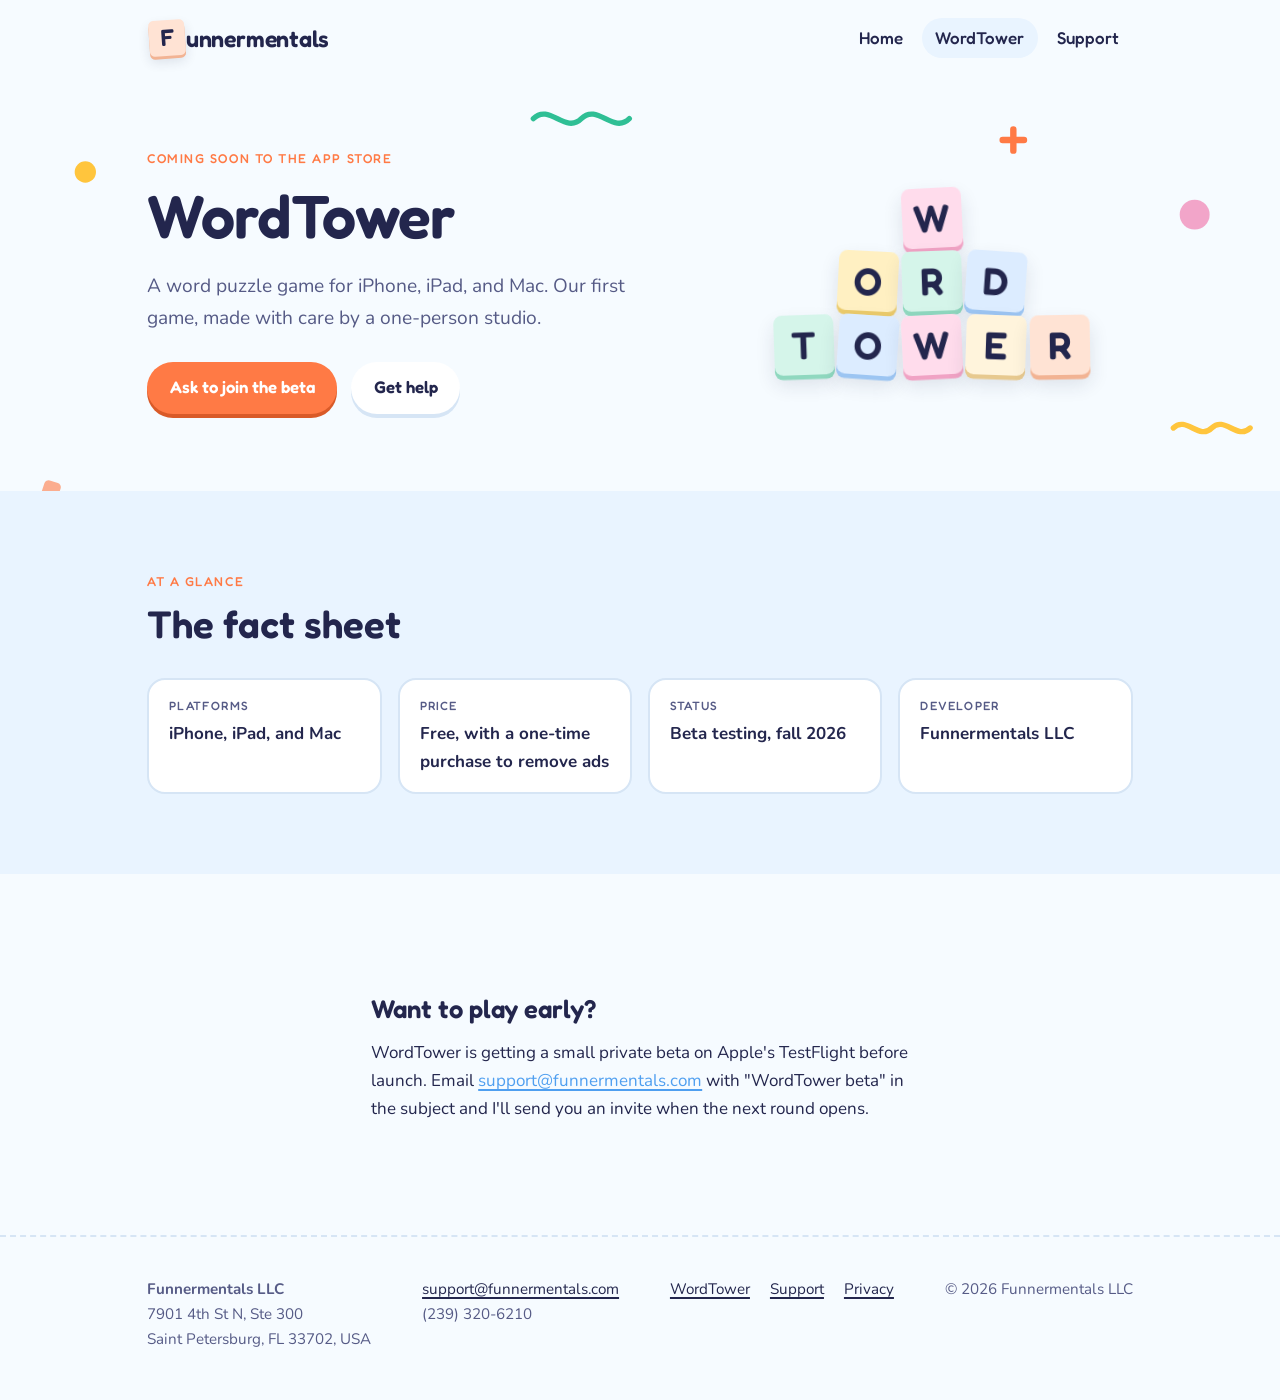
<file: wordtower.html>
<!DOCTYPE html>
<html lang="en">
<head>
<meta charset="utf-8">
<meta name="viewport" content="width=device-width, initial-scale=1, viewport-fit=cover">
<title>WordTower by Funnermentals</title>
<meta name="description" content="WordTower is a word puzzle game for iPhone, iPad, and Mac from Funnermentals.">
<meta property="og:title" content="WordTower by Funnermentals">
<meta property="og:description" content="WordTower is a word puzzle game for iPhone, iPad, and Mac from Funnermentals.">
<meta property="og:type" content="website">
<link rel="icon" href="favicon.svg" type="image/svg+xml">
<link rel="preconnect" href="https://fonts.googleapis.com">
<link rel="preconnect" href="https://fonts.gstatic.com" crossorigin>
<link rel="stylesheet" href="https://fonts.googleapis.com/css2?family=Fredoka:wght@500;600&family=Nunito:wght@400;700&display=swap">
<link rel="stylesheet" href="styles.css">
</head>
<body>
<header class="site-header">
  <div class="wrap">
    <a class="logo" href="index.html" aria-label="Funnermentals home"><span class="tile t-orange" style="--r:-4deg;--i:0" aria-hidden="true">F</span><span>unnermentals</span></a>
    <nav class="nav" aria-label="Main"><a href="index.html">Home</a><a href="wordtower.html" aria-current="page">WordTower</a><a href="support.html">Support</a></nav>
  </div>
</header>
<main>
<section class="hero">
  <svg class="confetti" viewBox="0 0 1200 600" preserveAspectRatio="xMidYMid slice" aria-hidden="true">
<circle cx="80" cy="90" r="10" fill="#ffc53d"/><circle cx="1120" cy="130" r="14" fill="#ef5f9c" opacity=".55"/>
<circle cx="640" cy="560" r="9" fill="#2fbf95" opacity=".7"/><circle cx="1040" cy="520" r="6" fill="#4f9ff0"/>
<path d="M230 520h24M242 508v24" stroke="#4f9ff0" stroke-width="6" stroke-linecap="round"/>
<path d="M940 60h20M950 50v20" stroke="#ff7a45" stroke-width="6" stroke-linecap="round"/>
<path d="M500 40c15-15 30 15 45 0s30 15 45 0" fill="none" stroke="#2fbf95" stroke-width="5" stroke-linecap="round"/>
<path d="M1100 330c12-12 24 12 36 0s24 12 36 0" fill="none" stroke="#ffc53d" stroke-width="5" stroke-linecap="round"/>
<rect x="40" y="380" width="16" height="16" rx="4" fill="#ff7a45" opacity=".6" transform="rotate(18 48 388)"/>
</svg>
  <div class="wrap">
    <div>
      <p class="eyebrow">Coming soon to the App Store</p>
      <h1 style="margin-top:.75rem">WordTower</h1>
      <p class="lede">A word puzzle game for iPhone, iPad, and Mac. Our first game, made with care by a one-person studio.</p>
      <div class="actions">
        <a class="btn" href="mailto:support@funnermentals.com?subject=WordTower%20beta">Ask to join the beta</a>
        <a class="btn ghost" href="support.html">Get help</a>
      </div>
    </div>
    <div class="tower drop" role="img" aria-label="A stack of letter tiles spelling WordTower">
      <div class="row"><span class="tile t-berry" style="--r:-3deg;--i:4" aria-hidden="true">W</span></div>
      <div class="row"><span class="tile t-sun" style="--r:3deg;--i:1" aria-hidden="true">O</span><span class="tile t-mint" style="--r:-2deg;--i:2" aria-hidden="true">R</span><span class="tile t-sky" style="--r:4deg;--i:3" aria-hidden="true">D</span></div>
      <div class="row"><span class="tile t-mint" style="--r:-2deg;--i:2" aria-hidden="true">T</span><span class="tile t-sky" style="--r:4deg;--i:3" aria-hidden="true">O</span><span class="tile t-berry" style="--r:-3deg;--i:4" aria-hidden="true">W</span><span class="tile " style="--r:2deg;--i:5" aria-hidden="true">E</span><span class="tile t-orange" style="--r:-1deg;--i:6" aria-hidden="true">R</span></div>
    </div>
  </div>
</section>
<section class="band alt">
  <div class="wrap">
    <div class="section-head"><p class="eyebrow">At a glance</p><h2>The fact sheet</h2></div>
    <dl class="facts">
      <div><dt>Platforms</dt><dd>iPhone, iPad, and Mac</dd></div>
      <div><dt>Price</dt><dd>Free, with a one-time purchase to remove ads</dd></div>
      <div><dt>Status</dt><dd>Beta testing, fall 2026</dd></div>
      <div><dt>Developer</dt><dd>Funnermentals LLC</dd></div>
    </dl>
  </div>
</section>
<section class="band">
  <div class="wrap prose">
    <h2>Want to play early?</h2>
    <p>WordTower is getting a small private beta on Apple's TestFlight before launch. Email <a href="mailto:support@funnermentals.com?subject=WordTower%20beta">support@funnermentals.com</a> with "WordTower beta" in the subject and I'll send you an invite when the next round opens.</p>
  </div>
</section>
</main>
<footer class="site-footer">
  <div class="wrap">
    <div>
      <p><strong>Funnermentals LLC</strong></p>
      <address>7901 4th St N, Ste 300<br>Saint Petersburg, FL 33702, USA</address>
    </div>
    <div>
      <p><a href="mailto:support@funnermentals.com">support@funnermentals.com</a></p>
      <p>(239) 320-6210</p>
    </div>
    <nav aria-label="Footer">
      <a href="wordtower.html">WordTower</a>
      <a href="support.html">Support</a>
      <a href="privacy.html">Privacy</a>
    </nav>
    <p>&copy; 2026 Funnermentals LLC</p>
  </div>
</footer>
</body>
</html>
</file>
<file: styles.css>
/* Funnermentals — "letter tiles on a sunny tabletop"
   Layout: a single friendly column with tile-built headings, cards for each game, generous air. */
:root {
  --paper: #f6fbff;        /* page: pale morning sky */
  --paper-2: #e9f4ff;      /* soft band */
  --ink: #23264d;          /* deep indigo text */
  --ink-soft: #565b86;     /* secondary text */
  --tile: #fff4dc;         /* tile face, maple */
  --tile-edge: #e7c98f;    /* tile bottom edge */
  --tangerine: #ff7a45;    /* primary accent */
  --sun: #ffc53d;
  --mint: #2fbf95;
  --sky: #4f9ff0;
  --berry: #ef5f9c;
  --line: #d6e5f5;
  --font-display: "Fredoka", "Baloo 2", "Arial Rounded MT Bold", ui-rounded, system-ui, sans-serif;
  --font-body: "Nunito", "Avenir Next", "Segoe UI", system-ui, sans-serif;
  --radius: 18px;
  --max: 68rem;
  color-scheme: light;
}
* { box-sizing: border-box; }
html { scroll-behavior: smooth; }
body {
  margin: 0;
  background: var(--paper);
  color: var(--ink);
  font-family: var(--font-body);
  font-size: 1.0625rem;
  line-height: 1.65;
  -webkit-font-smoothing: antialiased;
}
img, svg { max-width: 100%; }
a { color: var(--sky); text-decoration-thickness: 2px; text-underline-offset: 3px; }
a:hover { color: var(--tangerine); }
:focus-visible { outline: 3px solid var(--tangerine); outline-offset: 3px; border-radius: 6px; }
h1, h2, h3 { font-family: var(--font-display); font-weight: 600; line-height: 1.15; text-wrap: balance; margin: 0; }
h1 { font-size: clamp(2.3rem, 5.5vw, 3.8rem); letter-spacing: -0.01em; }
h2 { font-size: clamp(1.7rem, 3.4vw, 2.4rem); }
h3 { font-size: 1.35rem; }
p { margin: 0; }
.wrap { max-width: var(--max); margin: 0 auto; padding-inline: max(16px, 4vw); }
.prose { max-width: 40rem; }
.prose > * + * { margin-top: 1rem; }
.prose h2 { margin-top: 2.5rem; font-size: 1.6rem; }
.prose h3 { margin-top: 1.75rem; font-size: 1.2rem; }
.prose ul { padding-left: 1.25rem; margin-bottom: 0; }
.eyebrow { font-family: var(--font-display); font-weight: 500; text-transform: uppercase; letter-spacing: 0.12em; font-size: 0.8rem; color: var(--tangerine); }
.muted { color: var(--ink-soft); }

/* ---------- Letter tiles (the signature element) ---------- */
.tile {
  position: relative;
  display: inline-grid;
  place-items: center;
  width: 1.55em; height: 1.55em;
  margin: 0 0.06em;
  background: var(--tile);
  color: var(--ink);
  border-radius: 0.22em;
  box-shadow: 0 0.12em 0 var(--tile-edge), 0 0.25em 0.5em rgba(35, 38, 77, 0.12);
  font-family: var(--font-display);
  font-weight: 600;
  line-height: 1;
  transform: rotate(var(--r, 0deg));
  transition: transform 0.25s cubic-bezier(.34,1.56,.64,1);
  vertical-align: middle;
}
.tile sub {
  position: absolute; right: 0.14em; bottom: 0.1em;
  font-size: 0.32em; font-weight: 500; color: var(--ink-soft);
}
.tile:hover { transform: rotate(0deg) translateY(-0.12em); }
.tile.t-orange { background: #ffe3d4; box-shadow: 0 0.12em 0 #f2b393, 0 0.25em 0.5em rgba(35,38,77,.12); }
.tile.t-sun    { background: #fff0c2; box-shadow: 0 0.12em 0 #ebcb6b, 0 0.25em 0.5em rgba(35,38,77,.12); }
.tile.t-mint   { background: #d5f5ea; box-shadow: 0 0.12em 0 #8fd8bf, 0 0.25em 0.5em rgba(35,38,77,.12); }
.tile.t-sky    { background: #dcecff; box-shadow: 0 0.12em 0 #9cc5f2, 0 0.25em 0.5em rgba(35,38,77,.12); }
.tile.t-berry  { background: #ffdcec; box-shadow: 0 0.12em 0 #f0a2c4, 0 0.25em 0.5em rgba(35,38,77,.12); }
@media (prefers-reduced-motion: no-preference) {
  .drop .tile { animation: drop 0.6s cubic-bezier(.34,1.56,.64,1) both; animation-delay: calc(var(--i, 0) * 70ms); }
  @keyframes drop { from { transform: translateY(-0.6em) rotate(var(--r, 0deg)); } to { transform: translateY(0) rotate(var(--r, 0deg)); } }
}

/* ---------- Header ---------- */
.site-header { padding-block: 1.1rem; }
.site-header .wrap { display: flex; align-items: center; justify-content: space-between; gap: 1rem; flex-wrap: wrap; }
.logo { display: inline-flex; align-items: center; text-decoration: none; color: var(--ink); font-family: var(--font-display); font-weight: 600; font-size: 1.45rem; letter-spacing: -0.01em; }
.logo .tiles { font-size: 0.95rem; margin-right: 0.15rem; display: inline-flex; }
.logo:hover { color: var(--ink); }
.nav { display: flex; gap: 0.35rem; flex-wrap: wrap; }
.nav a { font-family: var(--font-display); font-weight: 500; text-decoration: none; color: var(--ink); padding: 0.4rem 0.85rem; border-radius: 999px; }
.nav a:hover, .nav a[aria-current="page"] { background: var(--paper-2); color: var(--ink); }

/* ---------- Buttons ---------- */
.btn {
  display: inline-flex; align-items: center; gap: 0.5rem;
  font-family: var(--font-display); font-weight: 600; font-size: 1.05rem;
  padding: 0.75rem 1.4rem; border-radius: 999px; text-decoration: none;
  background: var(--tangerine); color: #fff;
  box-shadow: 0 4px 0 #d95a28;
  transition: transform .15s, box-shadow .15s;
}
.btn:hover { color: #fff; transform: translateY(2px); box-shadow: 0 2px 0 #d95a28; }
.btn.ghost { background: #fff; color: var(--ink); box-shadow: 0 4px 0 var(--line); }
.btn.ghost:hover { color: var(--ink); box-shadow: 0 2px 0 var(--line); }
.actions { display: flex; flex-wrap: wrap; gap: 0.9rem; }

/* ---------- Hero ---------- */
.hero { padding-block: clamp(2rem, 6vw, 4.5rem) clamp(2.5rem, 6vw, 5rem); position: relative; overflow: hidden; }
.hero .wrap { display: grid; grid-template-columns: minmax(0, 1.15fr) minmax(0, 0.85fr); gap: 2.5rem; align-items: center; }
.hero h1 .tile { font-size: 0.82em; }
.hero p.lede { font-size: 1.2rem; color: var(--ink-soft); max-width: 32rem; margin-top: 1.25rem; }
.hero .actions { margin-top: 1.75rem; }
.confetti { position: absolute; inset: 0; pointer-events: none; z-index: -1; }
.tower { display: grid; justify-items: center; gap: 0.25rem; font-size: clamp(1.5rem, 3.6vw, 2.4rem); }
.tower .row { display: flex; }
.tower-caption { text-align: center; margin-top: 1rem; font-size: 0.9rem; color: var(--ink-soft); }

/* ---------- Sections ---------- */
section.band { padding-block: clamp(3rem, 7vw, 5rem); }
section.band.alt { background: var(--paper-2); }
.section-head { display: grid; gap: 0.6rem; margin-bottom: 2rem; max-width: 40rem; }

/* ---------- Game cards ---------- */
.games { display: grid; grid-template-columns: repeat(3, minmax(0, 1fr)); gap: 1.5rem; }
.game {
  background: #fff; border-radius: var(--radius); padding: 1.6rem;
  border: 2px solid var(--line);
  display: grid; grid-template-rows: auto auto 1fr auto; gap: 0.75rem;
}
.game.featured { border-color: var(--tangerine); box-shadow: 0 8px 0 #ffe3d4; }
.game .art { font-size: 1.15rem; min-height: 3.2rem; display: flex; align-items: center; }
.status { justify-self: start; font-family: var(--font-display); font-weight: 500; font-size: 0.85rem; padding: 0.2rem 0.7rem; border-radius: 999px; }
.status.soon { background: #ffe3d4; color: #b4461b; }
.status.dev { background: #dcecff; color: #2c6bb4; }
.status.plan { background: #d5f5ea; color: #19805f; }
.game .platforms { font-size: 0.9rem; color: var(--ink-soft); }

/* ---------- About / promises ---------- */
.split { display: grid; grid-template-columns: minmax(0, 1fr) minmax(0, 1fr); gap: 3rem; align-items: start; }
.promises { list-style: none; padding: 0; margin: 0; display: grid; gap: 1rem; }
.promises li { display: grid; grid-template-columns: auto minmax(0, 1fr); gap: 1rem; align-items: start; background: #fff; border-radius: var(--radius); padding: 1.1rem 1.25rem; }
.promises .tile { font-size: 1.1rem; }
.promises strong { font-family: var(--font-display); font-weight: 600; display: block; font-size: 1.1rem; }

/* ---------- Fact sheet (WordTower page) ---------- */
.facts { display: grid; grid-template-columns: repeat(auto-fit, minmax(12rem, 1fr)); gap: 1rem; margin: 0; }
.facts div { background: #fff; border-radius: var(--radius); padding: 1rem 1.25rem; border: 2px solid var(--line); }
.facts dt { font-family: var(--font-display); font-weight: 500; text-transform: uppercase; letter-spacing: 0.1em; font-size: 0.75rem; color: var(--ink-soft); }
.facts dd { margin: 0.25rem 0 0; font-weight: 700; }

/* ---------- Contact card ---------- */
.contact-card { background: #fff; border-radius: var(--radius); padding: 1.5rem; border: 2px solid var(--line); display: grid; gap: 0.35rem; }
.contact-card .big { font-family: var(--font-display); font-weight: 600; font-size: 1.25rem; }

/* ---------- Footer ---------- */
.site-footer { padding-block: 2.5rem 3rem; border-top: 2px dashed var(--line); margin-top: 2rem; font-size: 0.95rem; color: var(--ink-soft); }
.site-footer .wrap { display: flex; flex-wrap: wrap; justify-content: space-between; gap: 1.5rem; }
.site-footer nav { display: flex; gap: 1.25rem; flex-wrap: wrap; }
.site-footer a { color: var(--ink); }
.site-footer address { font-style: normal; }

@media (max-width: 52rem) {
  .hero .wrap, .split { grid-template-columns: minmax(0, 1fr); }
  .games { grid-template-columns: minmax(0, 1fr); }
  .tower { margin-top: 0.5rem; }
}
@media (max-width: 52rem) { .confetti { display: none; } }
</file>
